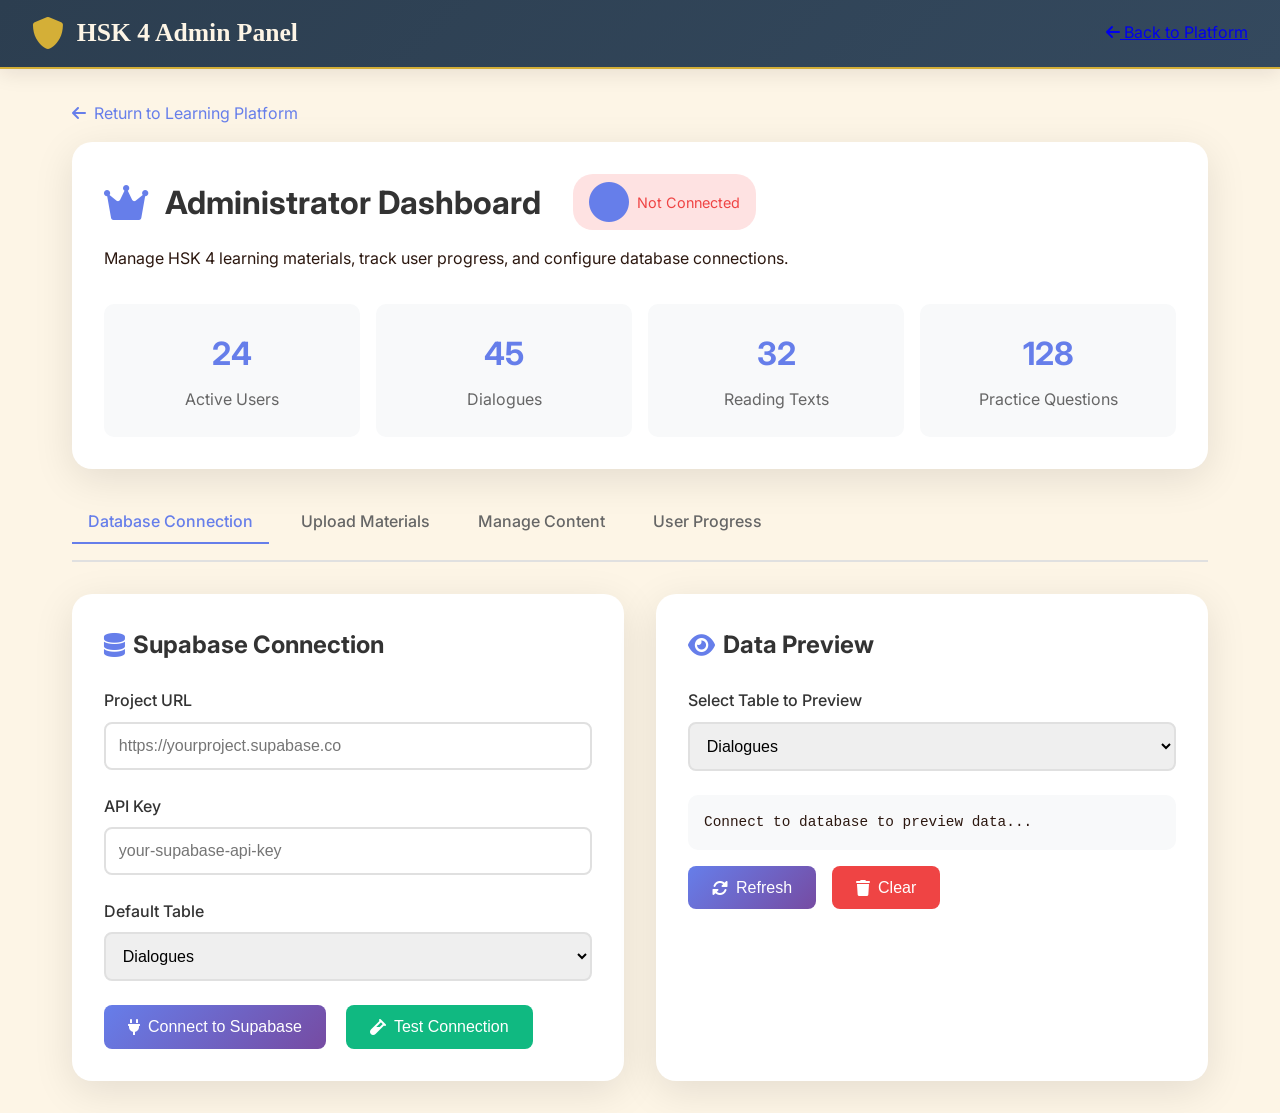
<file: admin.html>
<!DOCTYPE html>
<html lang="en">
<head>
    <meta charset="UTF-8">
    <meta name="viewport" content="width=device-width, initial-scale=1.0">
    <title>HSK 4 Admin Panel</title>
    <link rel="stylesheet" href="css/style.css">
    <link href="https://fonts.googleapis.com/css2?family=Inter:wght@400;500;600;700&display=swap" rel="stylesheet">
    <link rel="stylesheet" href="https://cdnjs.cloudflare.com/ajax/libs/font-awesome/6.0.0/css/all.min.css">
    <style>
        /* Admin-specific styles */
        .admin-container {
            max-width: 1200px;
            margin: 2rem auto;
            padding: 0 2rem;
        }
        
        .admin-header {
            background: white;
            border-radius: 20px;
            padding: 2rem;
            margin-bottom: 2rem;
            box-shadow: 0 10px 40px rgba(0,0,0,0.1);
        }
        
        .admin-title {
            display: flex;
            align-items: center;
            gap: 1rem;
            margin-bottom: 1rem;
        }
        
        .admin-title i {
            font-size: 2.5rem;
            color: #667eea;
        }
        
        .admin-title h1 {
            font-size: 2rem;
            color: #333;
        }
        
        .admin-stats {
            display: grid;
            grid-template-columns: repeat(auto-fit, minmax(200px, 1fr));
            gap: 1rem;
            margin-top: 2rem;
        }
        
        .stat-card {
            background: #f8f9fa;
            padding: 1.5rem;
            border-radius: 10px;
            text-align: center;
        }
        
        .stat-number {
            font-size: 2rem;
            font-weight: 700;
            color: #667eea;
        }
        
        .stat-label {
            color: #666;
            margin-top: 0.5rem;
        }
        
        .admin-grid {
            display: grid;
            grid-template-columns: repeat(2, 1fr);
            gap: 2rem;
            margin-bottom: 2rem;
        }
        
        .admin-card {
            background: white;
            border-radius: 20px;
            padding: 2rem;
            box-shadow: 0 10px 40px rgba(0,0,0,0.1);
        }
        
        .admin-card h2 {
            display: flex;
            align-items: center;
            gap: 0.5rem;
            margin-bottom: 1.5rem;
            color: #333;
        }
        
        .admin-card h2 i {
            color: #667eea;
        }
        
        .form-group {
            margin-bottom: 1.5rem;
        }
        
        .form-group label {
            display: block;
            margin-bottom: 0.5rem;
            font-weight: 500;
            color: #333;
        }
        
        .form-group input,
        .form-group select,
        .form-group textarea {
            width: 100%;
            padding: 0.8rem;
            border: 2px solid #e0e0e0;
            border-radius: 8px;
            font-size: 1rem;
            transition: border-color 0.3s;
        }
        
        .form-group input:focus,
        .form-group select:focus,
        .form-group textarea:focus {
            outline: none;
            border-color: #667eea;
        }
        
        .form-group textarea {
            min-height: 100px;
            resize: vertical;
        }
        
        .file-upload {
            border: 2px dashed #e0e0e0;
            border-radius: 10px;
            padding: 2rem;
            text-align: center;
            cursor: pointer;
            transition: all 0.3s;
        }
        
        .file-upload:hover {
            border-color: #667eea;
            background: #f8f9ff;
        }
        
        .file-upload i {
            font-size: 3rem;
            color: #667eea;
            margin-bottom: 1rem;
        }
        
        .file-upload p {
            color: #666;
        }
        
        .file-info {
            margin-top: 1rem;
            padding: 1rem;
            background: #f0f3ff;
            border-radius: 8px;
            display: none;
        }
        
        .file-info.active {
            display: block;
        }
        
        .preview-area {
            background: #f8f9fa;
            border-radius: 10px;
            padding: 1rem;
            max-height: 300px;
            overflow-y: auto;
            font-family: monospace;
            font-size: 0.9rem;
        }
        
        .data-preview {
            margin-top: 1rem;
        }
        
        .admin-btn {
            padding: 0.8rem 1.5rem;
            border: none;
            border-radius: 8px;
            font-size: 1rem;
            font-weight: 500;
            cursor: pointer;
            display: inline-flex;
            align-items: center;
            gap: 0.5rem;
            transition: all 0.3s;
        }
        
        .btn-primary {
            background: linear-gradient(135deg, #667eea, #764ba2);
            color: white;
        }
        
        .btn-primary:hover {
            transform: translateY(-2px);
            box-shadow: 0 5px 15px rgba(102, 126, 234, 0.4);
        }
        
        .btn-success {
            background: #10b981;
            color: white;
        }
        
        .btn-success:hover {
            transform: translateY(-2px);
            box-shadow: 0 5px 15px rgba(16, 185, 129, 0.3);
        }
        
        .btn-danger {
            background: #ef4444;
            color: white;
        }
        
        .btn-warning {
            background: #f59e0b;
            color: white;
        }
        
        .connection-status {
            display: inline-flex;
            align-items: center;
            gap: 0.5rem;
            padding: 0.5rem 1rem;
            border-radius: 20px;
            font-size: 0.9rem;
            margin-left: 1rem;
        }
        
        .status-connected {
            background: #d1fae5;
            color: #10b981;
        }
        
        .status-disconnected {
            background: #fee2e2;
            color: #ef4444;
        }
        
        .user-progress-table {
            width: 100%;
            border-collapse: collapse;
        }
        
        .user-progress-table th,
        .user-progress-table td {
            padding: 1rem;
            text-align: left;
            border-bottom: 1px solid #e0e0e0;
        }
        
        .user-progress-table th {
            background: #f8f9fa;
            font-weight: 600;
        }
        
        .user-progress-table tr:hover {
            background: #f0f3ff;
        }
        
        .progress-bar-small {
            width: 100px;
            height: 6px;
            background: #e0e0e0;
            border-radius: 3px;
            overflow: hidden;
        }
        
        .progress-fill-small {
            height: 100%;
            background: #667eea;
        }
        
        .action-btns {
            display: flex;
            gap: 0.5rem;
        }
        
        .action-btn {
            padding: 0.3rem 0.8rem;
            border: none;
            border-radius: 4px;
            font-size: 0.8rem;
            cursor: pointer;
        }
        
        .edit-btn {
            background: #f59e0b;
            color: white;
        }
        
        .delete-btn {
            background: #ef4444;
            color: white;
        }
        
        .tabs {
            display: flex;
            gap: 1rem;
            margin-bottom: 2rem;
            border-bottom: 2px solid #e0e0e0;
            padding-bottom: 1rem;
        }
        
        .tab {
            padding: 0.5rem 1rem;
            cursor: pointer;
            font-weight: 500;
            color: #666;
            transition: all 0.3s;
        }
        
        .tab.active {
            color: #667eea;
            border-bottom: 2px solid #667eea;
        }
        
        .tab-content {
            display: none;
        }
        
        .tab-content.active {
            display: block;
        }
        
        .back-link {
            display: inline-flex;
            align-items: center;
            gap: 0.5rem;
            color: #667eea;
            text-decoration: none;
            margin-bottom: 1rem;
        }
        
        .back-link:hover {
            text-decoration: underline;
        }
        
        @media (max-width: 768px) {
            .admin-grid {
                grid-template-columns: 1fr;
            }
        }
    </style>
</head>
<body>
    <div class="navbar">
        <div class="nav-container">
            <div class="logo">
                <i class="fas fa-shield-alt"></i>
                <span>HSK 4 Admin Panel</span>
            </div>
            <div class="nav-links">
                <a href="index.html"><i class="fas fa-arrow-left"></i> Back to Platform</a>
            </div>
        </div>
    </div>
    
    <div class="admin-container">
        <a href="index.html" class="back-link">
            <i class="fas fa-arrow-left"></i> Return to Learning Platform
        </a>
        
        <!-- Admin Header -->
        <div class="admin-header">
            <div class="admin-title">
                <i class="fas fa-crown"></i>
                <h1>Administrator Dashboard</h1>
                <span class="connection-status status-disconnected" id="connectionStatus">
                    <i class="fas fa-circle"></i> Not Connected
                </span>
            </div>
            <p>Manage HSK 4 learning materials, track user progress, and configure database connections.</p>
            
            <div class="admin-stats">
                <div class="stat-card">
                    <div class="stat-number" id="totalUsers">24</div>
                    <div class="stat-label">Active Users</div>
                </div>
                <div class="stat-card">
                    <div class="stat-number" id="totalDialogues">45</div>
                    <div class="stat-label">Dialogues</div>
                </div>
                <div class="stat-card">
                    <div class="stat-number" id="totalReadings">32</div>
                    <div class="stat-label">Reading Texts</div>
                </div>
                <div class="stat-card">
                    <div class="stat-number" id="totalQuestions">128</div>
                    <div class="stat-label">Practice Questions</div>
                </div>
            </div>
        </div>
        
        <!-- Tabs -->
        <div class="tabs">
            <div class="tab active" onclick="switchTab('database')">Database Connection</div>
            <div class="tab" onclick="switchTab('upload')">Upload Materials</div>
            <div class="tab" onclick="switchTab('manage')">Manage Content</div>
            <div class="tab" onclick="switchTab('users')">User Progress</div>
        </div>
        
        <!-- Database Connection Tab -->
        <div id="tab-database" class="tab-content active">
            <div class="admin-grid">
                <!-- Supabase Connection Form -->
                <div class="admin-card">
                    <h2><i class="fas fa-database"></i> Supabase Connection</h2>
                    
                    <div class="form-group">
                        <label>Project URL</label>
                        <input type="text" id="supabaseUrl" placeholder="https://yourproject.supabase.co">
                    </div>
                    
                    <div class="form-group">
                        <label>API Key</label>
                        <input type="password" id="supabaseKey" placeholder="your-supabase-api-key">
                    </div>
                    
                    <div class="form-group">
                        <label>Default Table</label>
                        <select id="defaultTable">
                            <option value="dialogues">Dialogues</option>
                            <option value="reading_texts">Reading Texts</option>
                            <option value="mcqs">MCQs</option>
                            <option value="fill_blanks">Fill in Blanks</option>
                        </select>
                    </div>
                    
                    <button class="admin-btn btn-primary" onclick="connectSupabase()">
                        <i class="fas fa-plug"></i> Connect to Supabase
                    </button>
                    
                    <button class="admin-btn btn-success" onclick="testConnection()" style="margin-left: 1rem;">
                        <i class="fas fa-vial"></i> Test Connection
                    </button>
                </div>
                
                <!-- Connection Status & Data Preview -->
                <div class="admin-card">
                    <h2><i class="fas fa-eye"></i> Data Preview</h2>
                    
                    <div class="form-group">
                        <label>Select Table to Preview</label>
                        <select id="previewTable" onchange="previewTableData()">
                            <option value="dialogues">Dialogues</option>
                            <option value="reading_texts">Reading Texts</option>
                            <option value="mcqs">MCQs</option>
                            <option value="fill_blanks">Fill in Blanks</option>
                        </select>
                    </div>
                    
                    <div class="preview-area" id="dataPreview">
                        <p>Connect to database to preview data...</p>
                    </div>
                    
                    <div style="margin-top: 1rem; display: flex; gap: 1rem;">
                        <button class="admin-btn btn-primary" onclick="refreshPreview()">
                            <i class="fas fa-sync-alt"></i> Refresh
                        </button>
                        <button class="admin-btn btn-danger" onclick="clearPreview()">
                            <i class="fas fa-trash"></i> Clear
                        </button>
                    </div>
                </div>
            </div>
        </div>
        
        <!-- Upload Materials Tab -->
        <div id="tab-upload" class="tab-content">
            <div class="admin-grid">
                <!-- File Upload -->
                <div class="admin-card">
                    <h2><i class="fas fa-upload"></i> Bulk Upload Materials</h2>
                    
                    <div class="form-group">
                        <label>Content Type</label>
                        <select id="uploadType">
                            <option value="dialogues">Dialogues</option>
                            <option value="short_texts">Short Reading Texts</option>
                            <option value="long_texts">Long Reading Texts</option>
                            <option value="fill_blanks">Fill in the Blanks</option>
                            <option value="mcqs">Multiple Choice Questions</option>
                        </select>
                    </div>
                    
                    <div class="file-upload" onclick="document.getElementById('fileInput').click()">
                        <i class="fas fa-cloud-upload-alt"></i>
                        <p>Click to upload or drag and drop</p>
                        <p style="font-size: 0.8rem; color: #999;">Supported formats: .txt, .json</p>
                        <input type="file" id="fileInput" style="display: none;" onchange="handleFileSelect(event)">
                    </div>
                    
                    <div class="file-info" id="fileInfo">
                        <p><strong>Selected file:</strong> <span id="fileName"></span></p>
                        <p><strong>Size:</strong> <span id="fileSize"></span></p>
                        <p><strong>Type:</strong> <span id="fileType"></span></p>
                    </div>
                    
                    <div style="margin-top: 1rem;">
                        <button class="admin-btn btn-primary" onclick="parseAndPreview()">
                            <i class="fas fa-file-import"></i> Parse & Preview
                        </button>
                    </div>
                </div>
                
                <!-- Parsed Data Preview -->
                <div class="admin-card">
                    <h2><i class="fas fa-list"></i> Parsed Data Preview</h2>
                    
                    <div class="preview-area" id="parsedPreview">
                        <p>Upload a file to preview parsed data...</p>
                    </div>
                    
                    <div style="margin-top: 1rem; display: flex; gap: 1rem; justify-content: flex-end;">
                        <button class="admin-btn btn-success" onclick="uploadToDatabase()">
                            <i class="fas fa-save"></i> Upload to Database
                        </button>
                        <button class="admin-btn btn-danger" onclick="clearParsedPreview()">
                            <i class="fas fa-times"></i> Clear
                        </button>
                    </div>
                </div>
            </div>
        </div>
        
        <!-- Manage Content Tab -->
        <div id="tab-manage" class="tab-content">
            <div class="admin-card">
                <h2><i class="fas fa-edit"></i> Manage Content</h2>
                
                <div class="form-group" style="display: flex; gap: 1rem;">
                    <select id="manageType" style="flex: 1;" onchange="loadContentForManagement()">
                        <option value="dialogues">Dialogues</option>
                        <option value="short_texts">Short Texts</option>
                        <option value="long_texts">Long Texts</option>
                        <option value="fill_blanks">Fill in Blanks</option>
                        <option value="mcqs">MCQs</option>
                    </select>
                    <button class="admin-btn btn-primary" onclick="loadContentForManagement()">
                        <i class="fas fa-search"></i> Load
                    </button>
                    <button class="admin-btn btn-success" onclick="showAddNewForm()">
                        <i class="fas fa-plus"></i> Add New
                    </button>
                </div>
                
                <!-- Content List -->
                <div class="preview-area" id="contentList" style="max-height: 400px;">
                    <p>Select a content type to load items...</p>
                </div>
            </div>
        </div>
        
        <!-- User Progress Tab -->
        <div id="tab-users" class="tab-content">
            <div class="admin-card">
                <h2><i class="fas fa-users"></i> User Progress Tracking</h2>
                
                <table class="user-progress-table">
                    <thead>
                        <tr>
                            <th>User</th>
                            <th>Dialogues</th>
                            <th>Readings</th>
                            <th>Quizzes</th>
                            <th>Last Active</th>
                            <th>Actions</th>
                        </tr>
                    </thead>
                    <tbody id="userProgressBody">
                        <tr>
                            <td>john_doe</td>
                            <td>
                                <div class="progress-bar-small">
                                    <div class="progress-fill-small" style="width: 70%"></div>
                                </div>
                                7/10
                            </td>
                            <td>
                                <div class="progress-bar-small">
                                    <div class="progress-fill-small" style="width: 60%"></div>
                                </div>
                                6/10
                            </td>
                            <td>
                                <div class="progress-bar-small">
                                    <div class="progress-fill-small" style="width: 80%"></div>
                                </div>
                                8/10
                            </td>
                            <td>2 hours ago</td>
                            <td>
                                <div class="action-btns">
                                    <button class="action-btn edit-btn" onclick="viewUserDetails('john_doe')">
                                        <i class="fas fa-eye"></i>
                                    </button>
                                    <button class="action-btn delete-btn" onclick="resetUserProgress('john_doe')">
                                        <i class="fas fa-redo-alt"></i>
                                    </button>
                                </div>
                            </td>
                        </tr>
                        <tr>
                            <td>mary_smith</td>
                            <td>
                                <div class="progress-bar-small">
                                    <div class="progress-fill-small" style="width: 90%"></div>
                                </div>
                                9/10
                            </td>
                            <td>
                                <div class="progress-bar-small">
                                    <div class="progress-fill-small" style="width: 80%"></div>
                                </div>
                                8/10
                            </td>
                            <td>
                                <div class="progress-bar-small">
                                    <div class="progress-fill-small" style="width: 70%"></div>
                                </div>
                                7/10
                            </td>
                            <td>5 minutes ago</td>
                            <td>
                                <div class="action-btns">
                                    <button class="action-btn edit-btn" onclick="viewUserDetails('mary_smith')">
                                        <i class="fas fa-eye"></i>
                                    </button>
                                    <button class="action-btn delete-btn" onclick="resetUserProgress('mary_smith')">
                                        <i class="fas fa-redo-alt"></i>
                                    </button>
                                </div>
                            </td>
                        </tr>
                    </tbody>
                </table>
            </div>
        </div>
    </div>
    
    <script src="js/supabase.js"></script>
    <script src="js/admin.js"></script>
</body>
</html>
</file>
<file: css/style.css>
/* ==========================================
   HSK 4 Learning Platform - 宋体经典版
   ========================================== */

/* CSS Variables - Classic Color Palette */
:root {
    --primary: #8B4513;        /* Saddle Brown - warm, classic */
    --primary-light: #A0522D;   /* Sienna */
    --primary-dark: #5D2E0B;    /* Dark Brown */
    --secondary: #2C3E50;       /* Midnight Blue */
    --secondary-light: #34495E;  /* Wet Asphalt */
    --accent: #D4AF37;          /* Gold */
    --accent-light: #F1C40F;    /* Sunflower */
    --success: #27AE60;         /* Green */
    --danger: #C0392B;          /* Red */
    --warning: #E67E22;         /* Orange */
    --bg-light: #FDF5E6;        /* Old Lace - warm white */
    --bg-dark: #2C3E50;         /* Dark blue */
    --text-dark: #2C1810;       /* Dark brown */
    --text-light: #7F8C8D;      /* Gray */
    --text-white: #FDF5E6;      /* Warm white */
    --border: #E0D5C1;          /* Warm beige */
    --shadow: rgba(44, 24, 16, 0.1);
    --gradient-1: linear-gradient(135deg, #8B4513 0%, #D4AF37 100%);
    --gradient-2: linear-gradient(135deg, #2C3E50 0%, #34495E 100%);
    
    /* Font Family - 宋体 for Chinese, Inter for Latin */
    --font-chinese: "SimSun", "宋体", "Songti SC", "Times New Roman", serif;
    --font-latin: 'Inter', -apple-system, BlinkMacSystemFont, 'Segoe UI', Roboto, sans-serif;
    --font-logo: 'Playfair Display', var(--font-latin);
    --font-chinese: "SimSun", "宋体", "Songti SC", "Times New Roman", serif;
}

* {
    margin: 0;
    padding: 0;
    box-sizing: border-box;
}

body {
    font-family: var(--font-latin);
    background: var(--bg-light);
    min-height: 100vh;
    color: var(--text-dark);
    line-height: 1.6;
}

/* All Chinese text uses 宋体 */
.chinese-text, 
[lang="zh"], 
.chinese, 
.dialogue-chinese,
.nav-link span,
.logo span,
.welcome-banner h1,
.welcome-banner p,
.title-section h2,
.badge,
.sentence,
.option-item,
.word-option,
.result-question,
.result-explanation {
    font-family: var(--font-chinese) !important;
}

/* Navigation */
.navbar {
    background: var(--gradient-2);
    box-shadow: 0 4px 20px var(--shadow);
    position: sticky;
    top: 0;
    z-index: 1000;
    border-bottom: 2px solid var(--accent);
}

.nav-container {
    max-width: 1400px;
    margin: 0 auto;
    padding: 0.8rem 2rem;
    display: flex;
    justify-content: space-between;
    align-items: center;
}

.logo {
    display: flex;
    align-items: center;
    gap: 0.8rem;
    font-size: 1.6rem;
    font-weight: 700;
    color: var(--text-white);
    font-family: var(--font-logo);
}

.logo i {
    color: var(--accent);
    font-size: 2rem;
}

.logo-light {
    font-weight: 300;
    color: var(--accent-light);
    font-size: 1.2rem;
    margin-left: 0.3rem;
    font-family: var(--font-chinese);
}

.nav-links {
    display: flex;
    gap: 0.5rem;
}

.nav-link {
    display: flex;
    align-items: center;
    gap: 0.5rem;
    padding: 0.7rem 1.2rem;
    text-decoration: none;
    color: var(--text-white);
    font-weight: 500;
    border-radius: 30px;
    transition: all 0.3s ease;
    opacity: 0.9;
    font-family: var(--font-latin);
}

.nav-link i {
    font-size: 1.1rem;
}

.nav-link span {
    font-family: var(--font-chinese);
}

.nav-link:hover {
    background: rgba(255, 255, 255, 0.1);
    opacity: 1;
    transform: translateY(-2px);
}

.nav-link.active {
    background: var(--accent);
    color: var(--primary-dark);
    opacity: 1;
    box-shadow: 0 4px 10px rgba(212, 175, 55, 0.3);
}

.nav-link.active i {
    color: var(--primary-dark);
}

.user-menu {
    display: flex;
    align-items: center;
    gap: 1.5rem;
    color: var(--text-white);
}

.user-menu i {
    font-size: 1.3rem;
    cursor: pointer;
    transition: all 0.3s;
}

.user-menu i:hover {
    color: var(--accent);
    transform: scale(1.1);
}

.user-avatar {
    width: 40px;
    height: 40px;
    border-radius: 50%;
    background: var(--accent);
    display: flex;
    align-items: center;
    justify-content: center;
    cursor: pointer;
    transition: all 0.3s;
}

.user-avatar i {
    font-size: 1.5rem;
    color: var(--primary-dark);
}

.user-avatar:hover {
    transform: scale(1.1);
    box-shadow: 0 4px 10px rgba(212, 175, 55, 0.3);
}

/* Progress Bar */
.progress-container {
    background: white;
    padding: 1.2rem 2rem;
    border-bottom: 1px solid var(--border);
    box-shadow: 0 2px 10px var(--shadow);
}

.progress-wrapper {
    max-width: 1400px;
    margin: 0 auto;
}

.progress-stats {
    display: flex;
    justify-content: space-between;
    margin-bottom: 0.8rem;
    font-size: 1.1rem;
}

.progress-label {
    font-weight: 600;
    color: var(--primary);
    font-size: 1.2rem;
    font-family: var(--font-chinese);
}

.progress-label::before {
    content: '📖 ';
    margin-right: 0.3rem;
}

.progress-percentage {
    color: var(--secondary);
    font-weight: 700;
    font-size: 1.2rem;
    background: var(--bg-light);
    padding: 0.2rem 1rem;
    border-radius: 20px;
    border: 1px solid var(--accent);
    font-family: var(--font-latin);
}

.progress-bar {
    height: 10px;
    background: #E0D5C1;
    border-radius: 10px;
    overflow: hidden;
    margin-bottom: 0.8rem;
    box-shadow: inset 0 1px 3px var(--shadow);
}

.progress-fill {
    height: 100%;
    background: var(--gradient-1);
    transition: width 0.5s ease;
    border-radius: 10px;
    position: relative;
    overflow: hidden;
}

.progress-fill::after {
    content: '';
    position: absolute;
    top: 0;
    left: 0;
    right: 0;
    bottom: 0;
    background: linear-gradient(90deg, transparent, rgba(255,255,255,0.3), transparent);
    animation: shimmer 2s infinite;
}

@keyframes shimmer {
    0% { transform: translateX(-100%); }
    100% { transform: translateX(100%); }
}

.progress-details {
    display: flex;
    justify-content: space-between;
    font-size: 0.95rem;
    color: var(--text-light);
    font-family: var(--font-latin);
}

.progress-details i {
    margin-right: 0.3rem;
    color: var(--accent);
}

.progress-details span {
    font-family: var(--font-latin);
}

/* Welcome Banner */
.welcome-banner {
    text-align: center;
    margin-bottom: 2.5rem;
    padding: 2rem;
    background: white;
    border-radius: 20px;
    box-shadow: 0 10px 30px var(--shadow);
    border-left: 5px solid var(--accent);
}

.welcome-banner h1 {
    font-size: 2.2rem;
    color: var(--primary);
    margin-bottom: 0.5rem;
    font-family: var(--font-chinese);
    font-weight: 500;
}

.welcome-banner p {
    font-size: 1.1rem;
    color: var(--text-light);
    font-style: italic;
    font-family: var(--font-chinese);
}

/* Main Container */
.main-container {
    max-width: 1400px;
    margin: 2rem auto;
    padding: 0 2rem;
}

/* Learning Card */
.learning-card {
    background: white;
    border-radius: 30px;
    box-shadow: 0 20px 40px var(--shadow);
    overflow: hidden;
    margin-bottom: 2rem;
    border: 1px solid var(--border);
}

.card-header {
    padding: 1.8rem 2.5rem;
    border-bottom: 2px solid var(--border);
    display: flex;
    justify-content: space-between;
    align-items: center;
    flex-wrap: wrap;
    gap: 1rem;
    background: linear-gradient(to right, #fff, var(--bg-light));
}

.title-section {
    display: flex;
    align-items: center;
    gap: 1rem;
}

.title-section h2 {
    font-size: 1.5rem;
    color: var(--primary);
    font-weight: 600;
    font-family: var(--font-chinese);
}

.badge {
    background: var(--accent-light);
    color: var(--primary-dark);
    padding: 0.4rem 1rem;
    border-radius: 30px;
    font-size: 0.85rem;
    font-weight: 600;
    letter-spacing: 0.5px;
    font-family: var(--font-latin);
}

.toggle-controls {
    display: flex;
    gap: 1rem;
}

.toggle-btn {
    padding: 0.7rem 1.5rem;
    border: 2px solid var(--border);
    background: white;
    border-radius: 40px;
    font-size: 0.95rem;
    font-weight: 500;
    color: var(--text-light);
    cursor: pointer;
    display: flex;
    align-items: center;
    gap: 0.5rem;
    transition: all 0.3s;
    font-family: var(--font-latin);
}

.toggle-btn i {
    font-size: 1rem;
}

.toggle-btn span {
    font-family: var(--font-latin);
}

.toggle-btn:hover {
    border-color: var(--accent);
    color: var(--accent);
    background: var(--bg-light);
    transform: translateY(-2px);
}

.toggle-btn.active {
    background: var(--primary);
    border-color: var(--primary);
    color: white;
}

.toggle-btn.active i {
    color: white;
}

/* Card Content */
.card-content {
    padding: 3rem 2.5rem;
    min-height: 350px;
}

.chinese-text {
    font-family: var(--font-chinese) !important;
    font-size: 2rem;
    line-height: 1.8;
    color: var(--text-dark);
    margin-bottom: 2rem;
    letter-spacing: 0.5px;
    font-weight: 400;
}

.pinyin-text {
    font-size: 1.5rem;
    color: var(--secondary);
    font-style: italic;
    margin-bottom: 1.5rem;
    padding: 1.5rem;
    background: var(--bg-light);
    border-radius: 15px;
    border-left: 4px solid var(--accent);
    font-family: var(--font-latin);
}

.translation-text {
    font-size: 1.3rem;
    color: var(--text-dark);
    line-height: 1.8;
    padding: 1.5rem;
    background: #F0F7F4;
    border-radius: 15px;
    border-left: 4px solid var(--success);
    font-family: var(--font-latin);
}

.hidden {
    display: none;
}

/* Options for Questions */
.options-container {
    margin-top: 2.5rem;
}

.option-item {
    margin-bottom: 1rem;
    padding: 1.2rem 1.5rem;
    background: var(--bg-light);
    border-radius: 15px;
    border: 2px solid var(--border);
    transition: all 0.3s;
    cursor: pointer;
    display: flex;
    align-items: center;
    font-size: 1.1rem;
}

.option-item:hover {
    background: white;
    border-color: var(--accent);
    transform: translateX(5px);
    box-shadow: 0 5px 15px var(--shadow);
}

.option-item.selected {
    background: linear-gradient(135deg, var(--bg-light), #fff);
    border-color: var(--accent);
    box-shadow: 0 5px 15px rgba(212, 175, 55, 0.2);
}

.option-label {
    font-weight: 700;
    margin-right: 1.5rem;
    color: var(--primary);
    font-size: 1.2rem;
    min-width: 30px;
    font-family: var(--font-latin);
}

.option-item {
    font-family: var(--font-chinese);
}

.word-options {
    display: flex;
    gap: 1rem;
    flex-wrap: wrap;
    margin-top: 1.5rem;
    justify-content: center;
}

.word-option {
    padding: 0.8rem 1.8rem;
    background: white;
    border: 2px solid var(--border);
    border-radius: 40px;
    cursor: pointer;
    transition: all 0.3s;
    font-size: 1.1rem;
    font-weight: 500;
    color: var(--text-dark);
    font-family: var(--font-chinese);
}

.word-option:hover,
.word-option.selected {
    background: var(--gradient-1);
    border-color: var(--accent);
    color: white;
    transform: translateY(-2px);
    box-shadow: 0 5px 15px rgba(212, 175, 55, 0.3);
}

/* Card Footer */
.card-footer {
    padding: 1.8rem 2.5rem;
    border-top: 2px solid var(--border);
    display: flex;
    justify-content: space-between;
    align-items: center;
    background: var(--bg-light);
}

.navigation {
    display: flex;
    align-items: center;
    gap: 2rem;
}

.nav-btn {
    padding: 0.9rem 2rem;
    border: none;
    background: white;
    border-radius: 40px;
    font-size: 1rem;
    font-weight: 500;
    color: var(--primary);
    cursor: pointer;
    display: flex;
    align-items: center;
    gap: 0.8rem;
    transition: all 0.3s;
    border: 2px solid var(--border);
    font-family: var(--font-latin);
}

.nav-btn i {
    font-size: 1rem;
}

.nav-btn:hover:not(:disabled) {
    background: var(--primary);
    color: white;
    transform: translateX(-3px);
    border-color: var(--primary);
}

.nav-btn:hover:not(:disabled) i {
    color: white;
}

.nav-btn:disabled {
    opacity: 0.4;
    cursor: not-allowed;
    background: #f5f5f5;
}

.page-indicator {
    font-size: 1.2rem;
    font-weight: 600;
    color: var(--secondary);
    background: white;
    padding: 0.5rem 1.5rem;
    border-radius: 30px;
    border: 2px solid var(--border);
    font-family: var(--font-latin);
}

.submit-btn {
    padding: 0.9rem 2.5rem;
    border: none;
    background: var(--gradient-1);
    border-radius: 40px;
    font-size: 1.1rem;
    font-weight: 600;
    color: white;
    cursor: pointer;
    display: flex;
    align-items: center;
    gap: 0.8rem;
    transition: all 0.3s;
    border: 2px solid var(--accent);
    font-family: var(--font-latin);
}

.submit-btn:hover {
    transform: translateY(-2px);
    box-shadow: 0 8px 20px rgba(212, 175, 55, 0.4);
}

/* Results Section */
.results-section {
    background: white;
    border-radius: 30px;
    padding: 2.5rem;
    box-shadow: 0 20px 40px var(--shadow);
    border: 1px solid var(--border);
}

.results-section h3 {
    font-size: 1.8rem;
    color: var(--primary);
    margin-bottom: 1.5rem;
    display: flex;
    align-items: center;
    gap: 0.8rem;
    font-family: var(--font-chinese);
    font-weight: 500;
}

.results-section h3 i {
    color: var(--accent);
}

.results-grid {
    display: grid;
    gap: 1.5rem;
}

.result-item {
    padding: 1.8rem;
    background: var(--bg-light);
    border-radius: 15px;
    border-left: 6px solid;
    transition: all 0.3s;
}

.result-item:hover {
    transform: translateX(5px);
}

.result-item.correct {
    border-left-color: var(--success);
    background: linear-gradient(to right, var(--bg-light), #F0F7F4);
}

.result-item.incorrect {
    border-left-color: var(--danger);
    background: linear-gradient(to right, var(--bg-light), #FDF0F0);
}

.result-question {
    font-weight: 600;
    margin-bottom: 1.2rem;
    color: var(--text-dark);
    font-size: 1.2rem;
    font-family: var(--font-chinese);
}

.result-answer {
    display: flex;
    gap: 2.5rem;
    margin-bottom: 1.2rem;
    flex-wrap: wrap;
    font-family: var(--font-latin);
}

.your-answer {
    color: var(--danger);
    font-weight: 500;
}

.correct-answer {
    color: var(--success);
    font-weight: 500;
}

.result-explanation {
    background: white;
    padding: 1.2rem 1.5rem;
    border-radius: 10px;
    font-size: 1rem;
    color: var(--text-light);
    border: 1px solid var(--border);
    font-family: var(--font-latin);
}

.result-explanation p {
    font-family: var(--font-latin);
}

.result-explanation .pinyin-explanation {
    font-family: var(--font-latin);
    font-style: italic;
    color: var(--secondary);
}

.pinyin-explanation {
    margin-top: 0.5rem;
    color: var(--secondary);
    font-style: italic;
    font-family: var(--font-latin);
}

/* Admin Shortcut */
.admin-shortcut {
    position: fixed;
    bottom: 30px;
    right: 30px;
    width: 60px;
    height: 60px;
    background: var(--gradient-2);
    border-radius: 50%;
    display: flex;
    align-items: center;
    justify-content: center;
    font-size: 1.5rem;
    cursor: pointer;
    box-shadow: 0 5px 20px rgba(44, 62, 80, 0.4);
    transition: all 0.3s;
    z-index: 999;
    color: var(--accent);
    border: 2px solid var(--accent);
}

.admin-shortcut:hover {
    transform: scale(1.1) rotate(15deg);
    background: var(--primary);
    color: white;
}

/* Responsive Design */
@media (max-width: 768px) {
    .nav-links {
        display: none;
    }
    
    .card-header {
        flex-direction: column;
        align-items: flex-start;
    }
    
    .toggle-controls {
        width: 100%;
    }
    
    .toggle-btn {
        flex: 1;
        justify-content: center;
    }
    
    .chinese-text {
        font-size: 1.6rem;
    }
    
    .pinyin-text {
        font-size: 1.2rem;
    }
    
    .translation-text {
        font-size: 1.1rem;
    }
    
    .navigation {
        flex: 1;
    }
    
    .nav-btn span {
        display: none;
    }
    
    .nav-btn i {
        margin: 0;
    }
    
    .admin-shortcut {
        bottom: 20px;
        right: 20px;
        width: 50px;
        height: 50px;
        font-size: 1.2rem;
    }
}

/* Animations */
@keyframes fadeIn {
    from {
        opacity: 0;
        transform: translateY(20px);
    }
    to {
        opacity: 1;
        transform: translateY(0);
    }
}

.learning-card {
    animation: fadeIn 0.5s ease-out;
}

.result-item {
    animation: fadeIn 0.5s ease-out;
}

/* Ensure all Chinese text uses 宋体 */
[class*="chinese"],
[class*="Chinese"],
[lang="zh"],
.sentence,
.option-item,
.word-option,
.nav-link span,
.logo span,
.welcome-banner h1,
.welcome-banner p,
.title-section h2,
.badge,
.result-question {
    font-family: "SimSun", "宋体", "Songti SC", "Times New Roman", serif !important;
}
</file>
